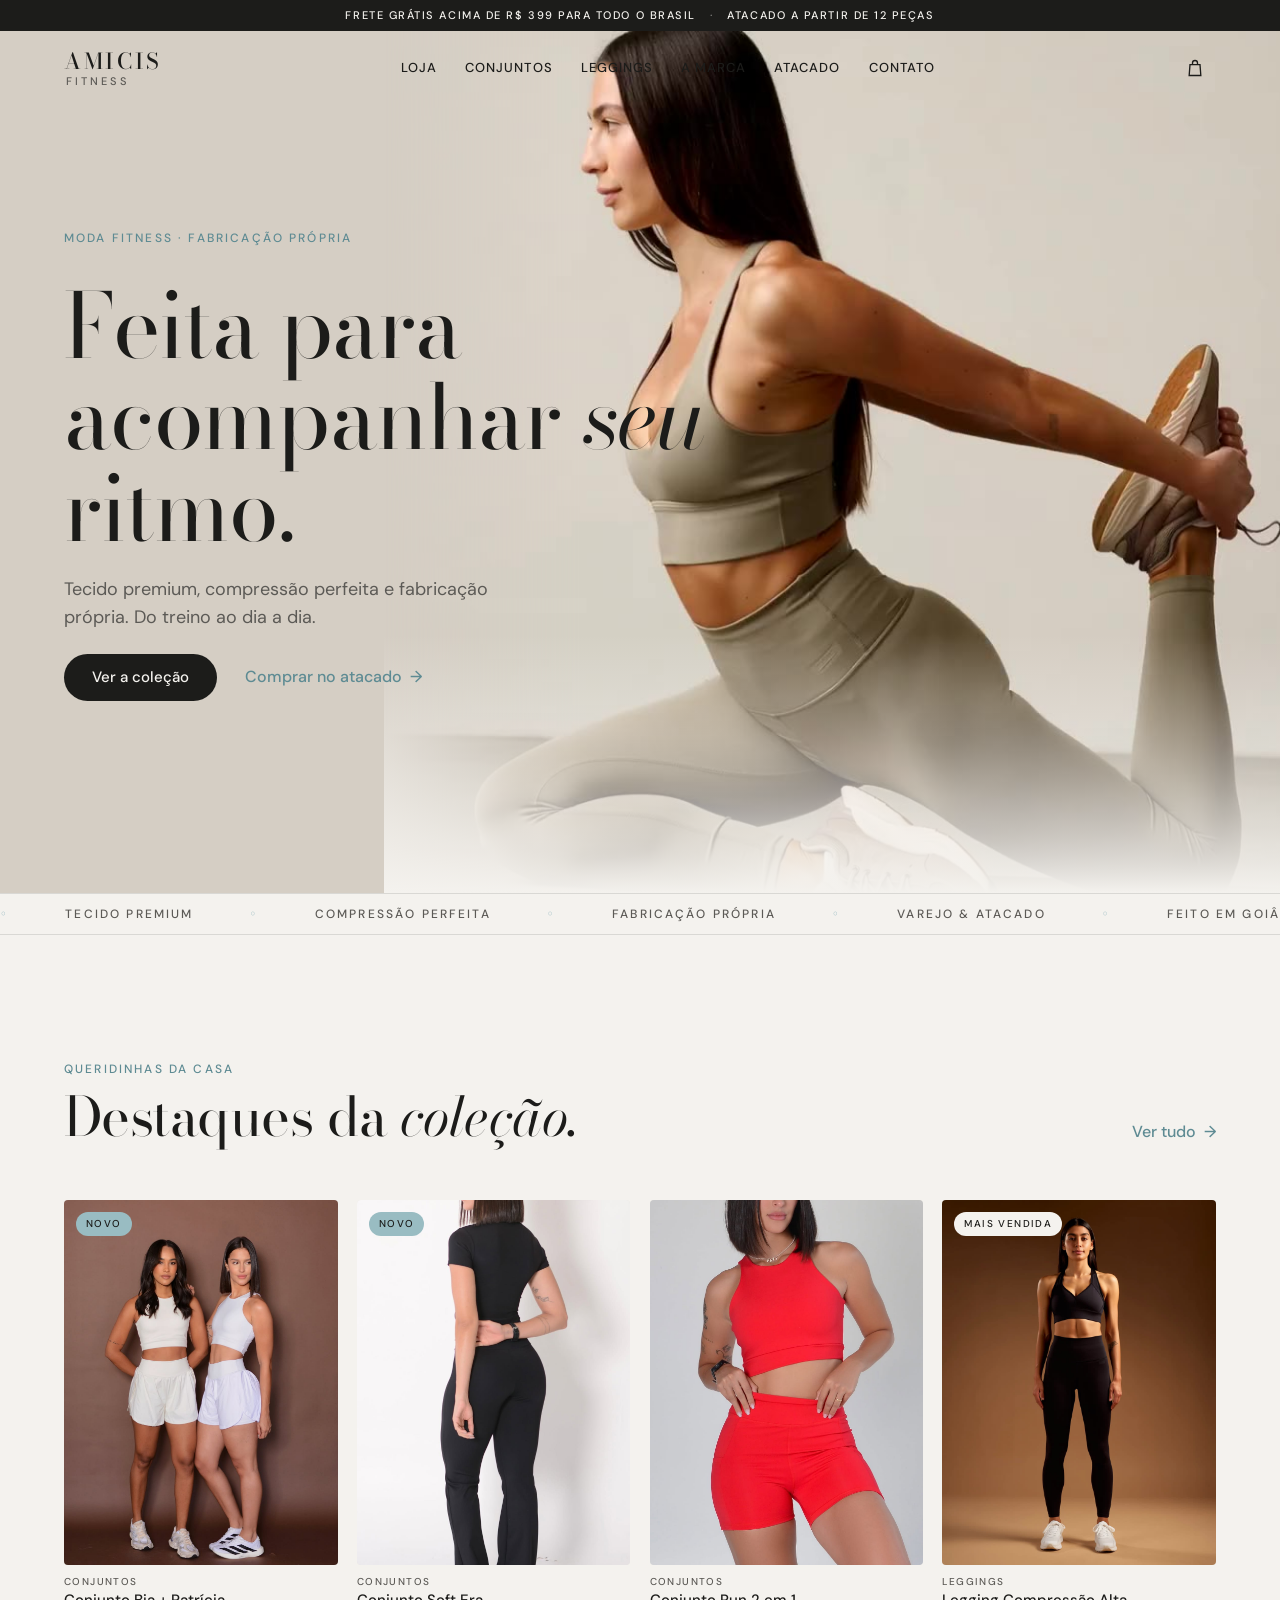
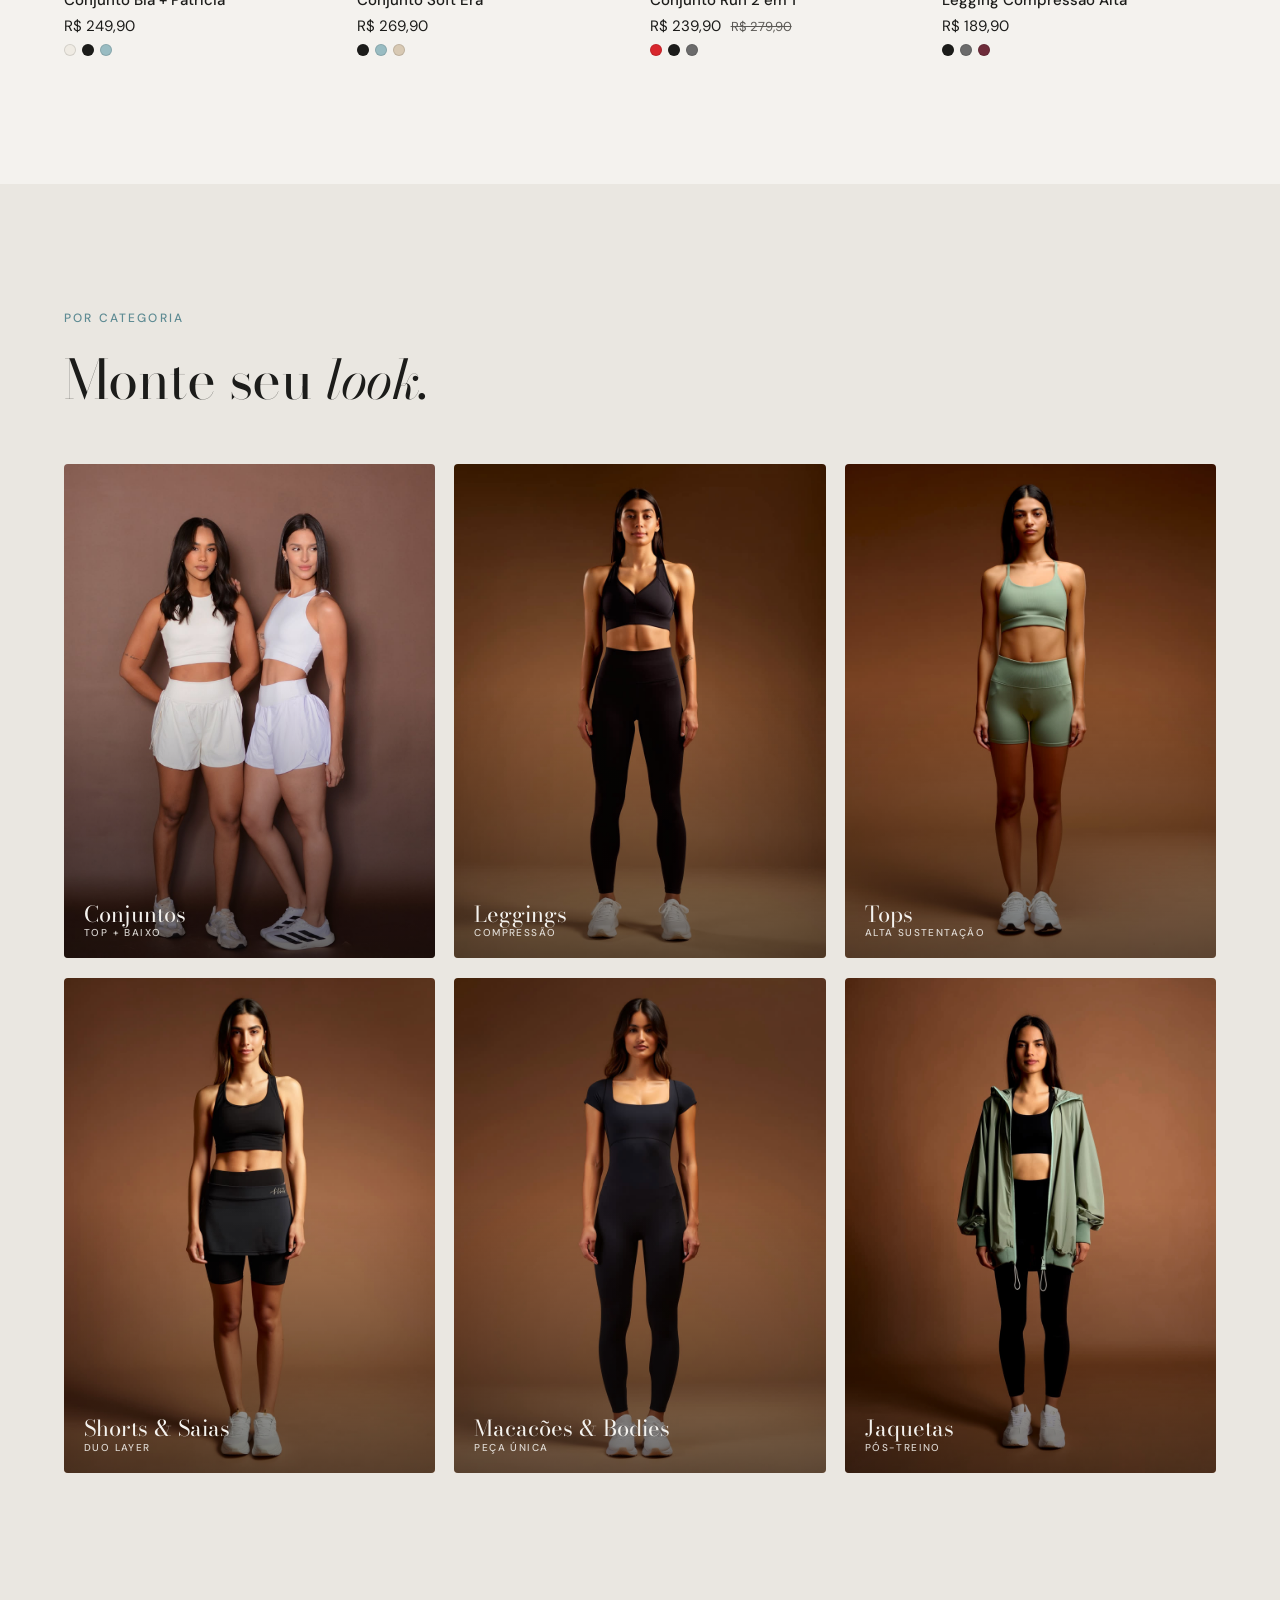
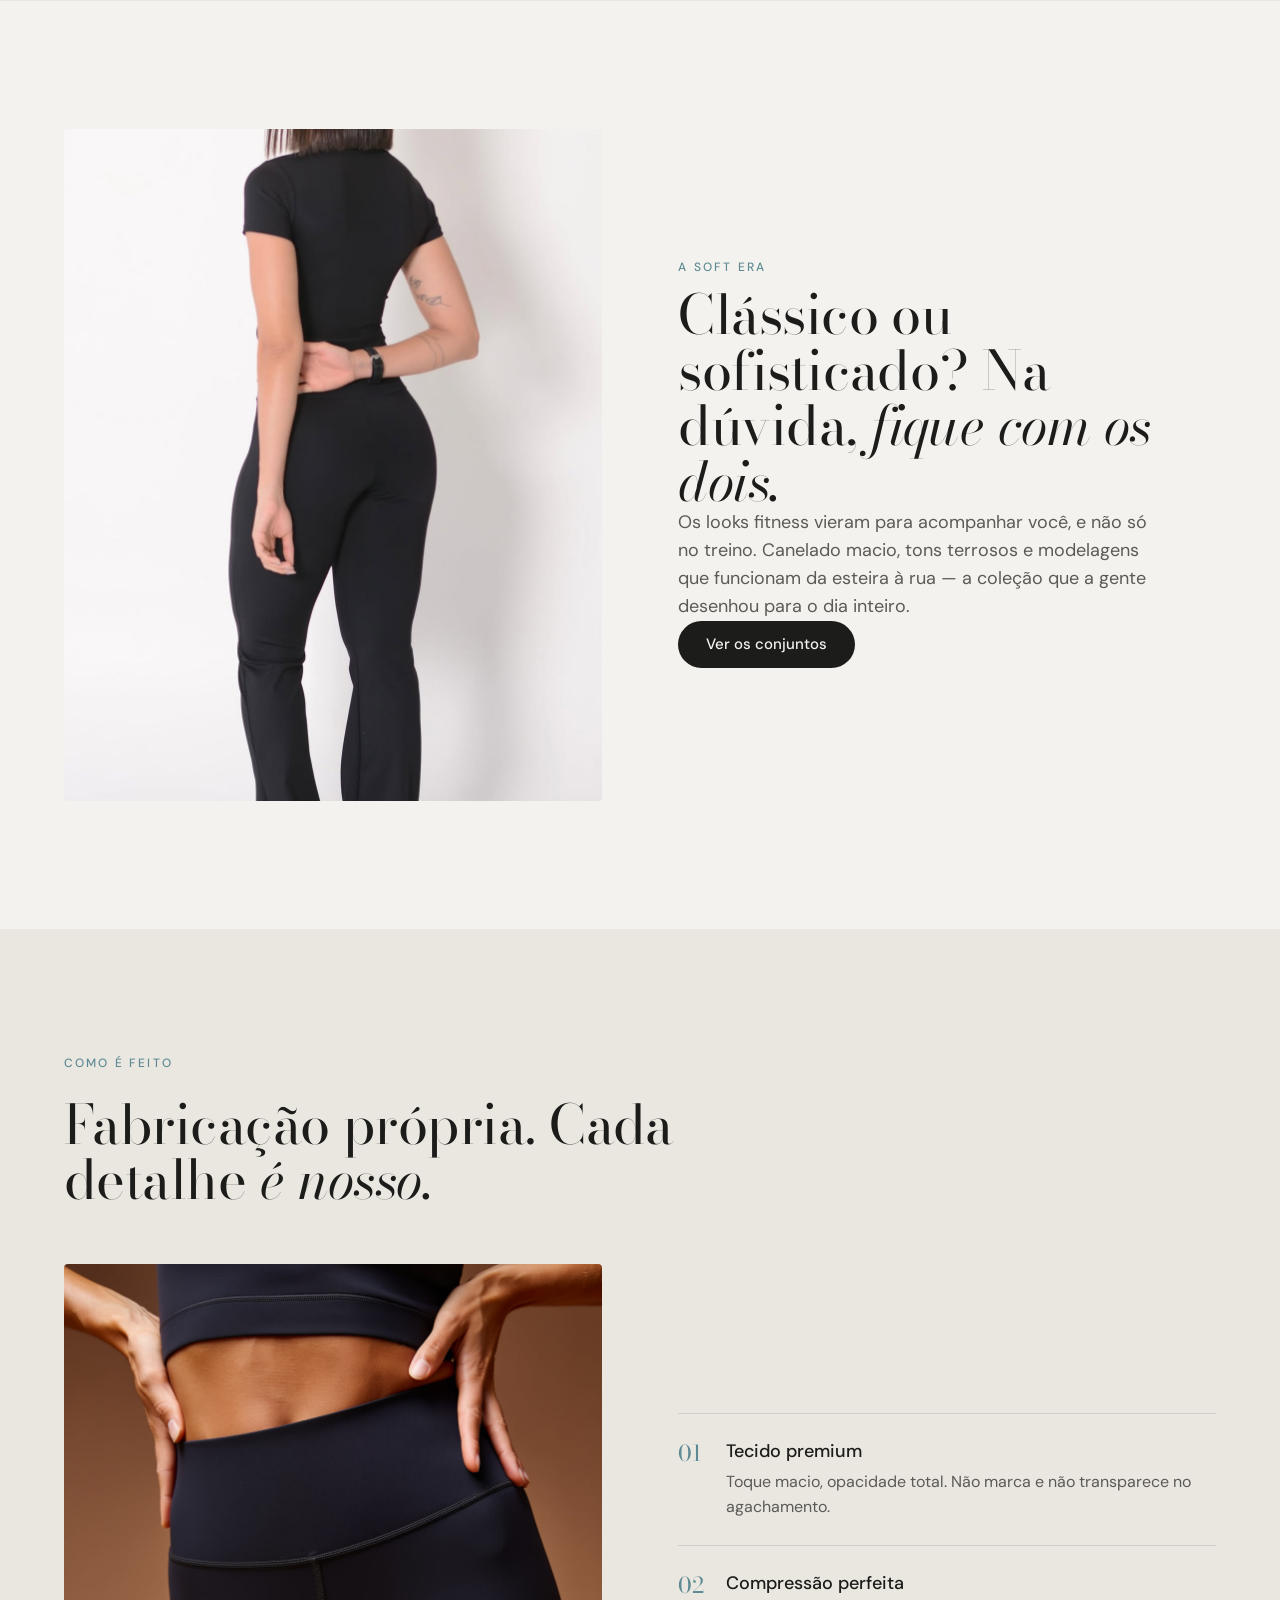
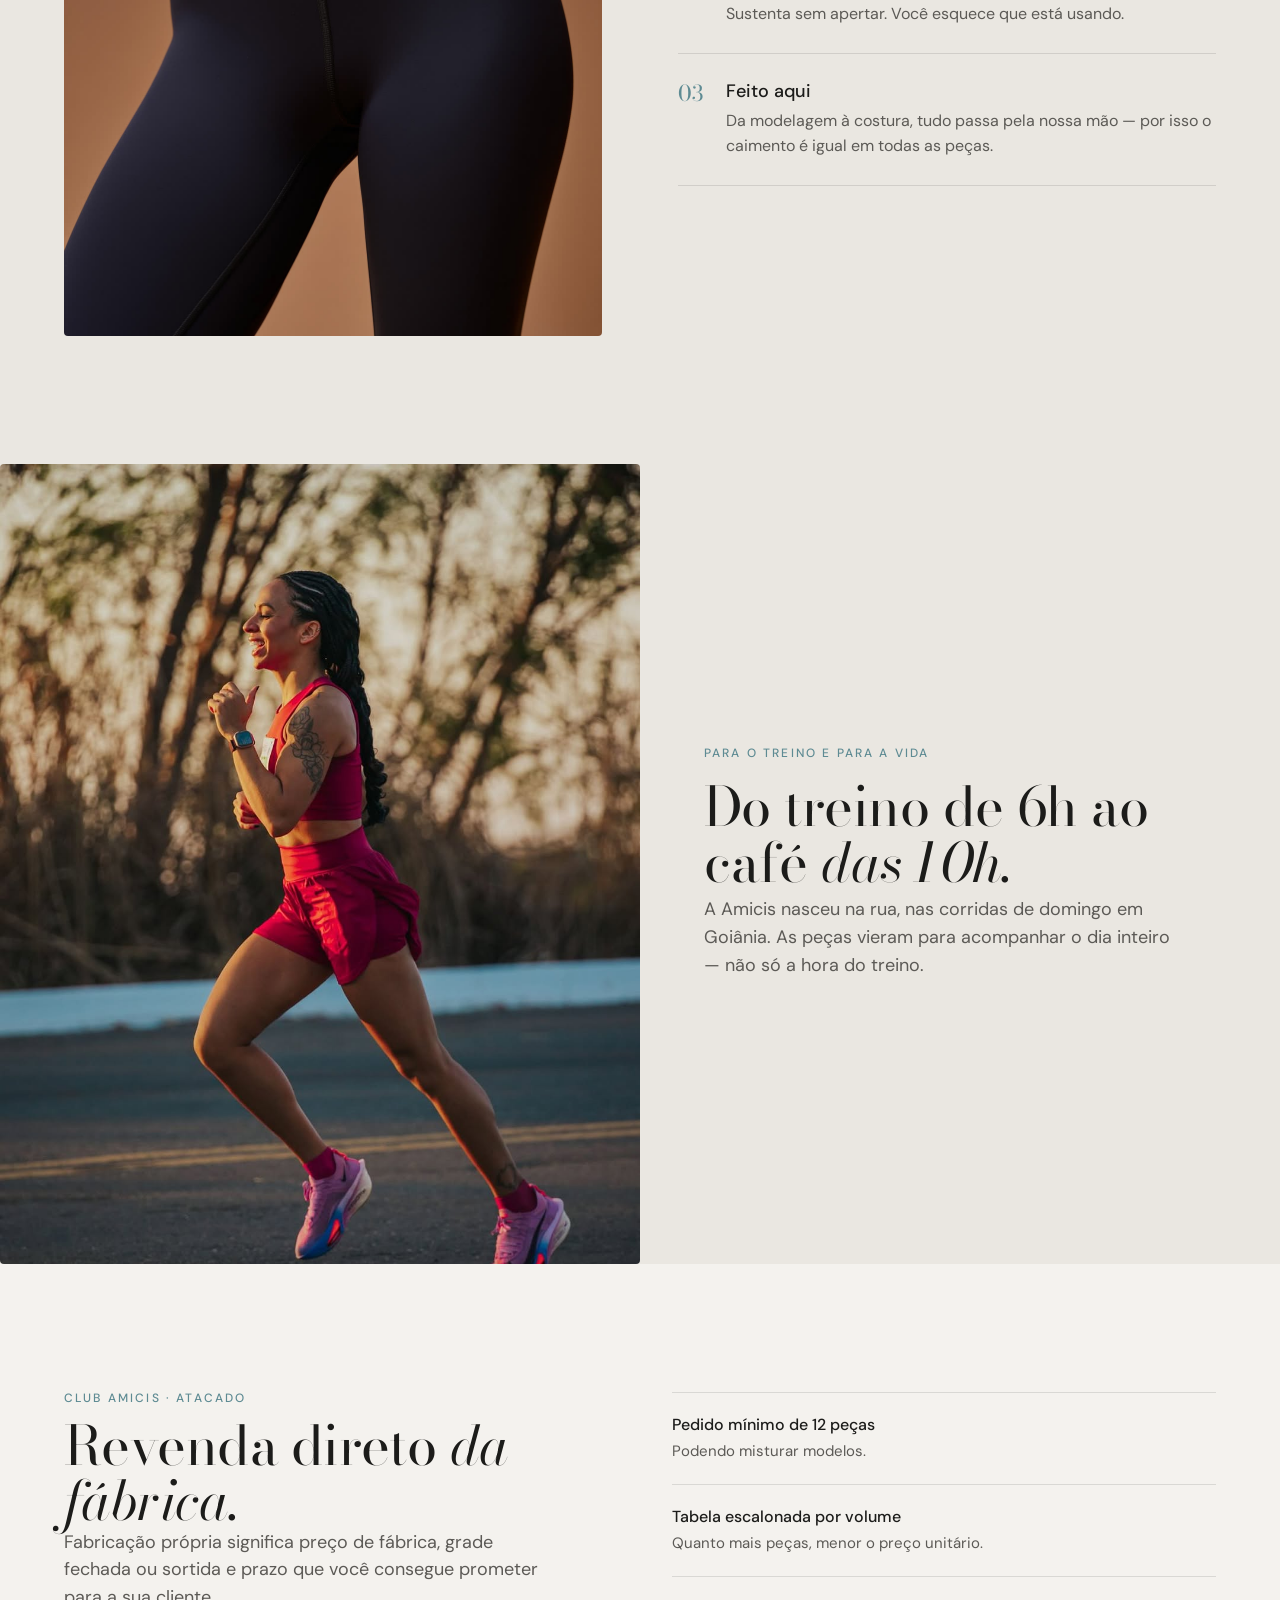
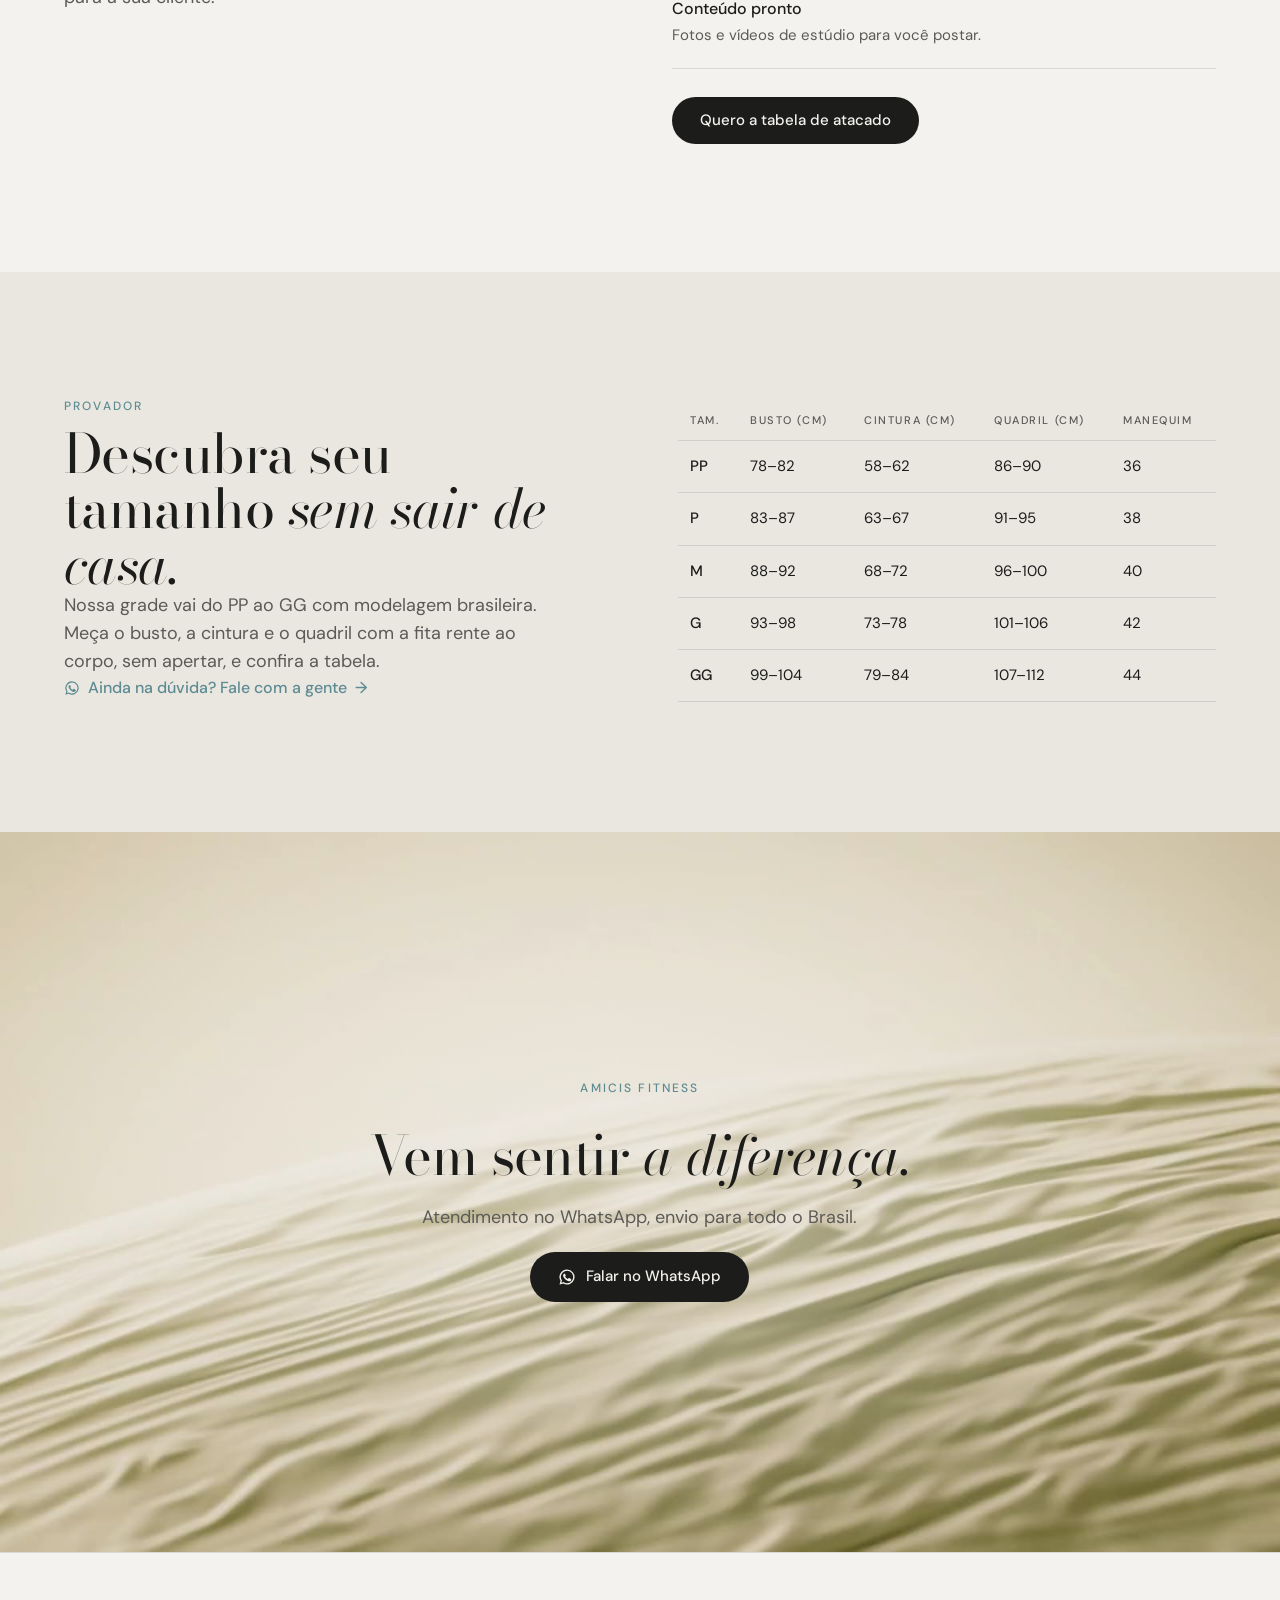
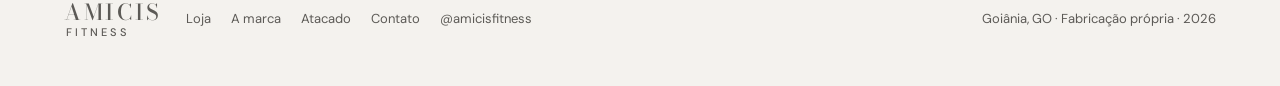
<file: amicis/index.html>
<!doctype html>
<html lang="pt-BR">
<head>
<meta charset="utf-8">
<meta name="viewport" content="width=device-width, initial-scale=1">
<meta name="robots" content="noindex, nofollow">
<title>Amicis Fitness — Moda fitness com fabricação própria | Goiânia</title>
<meta name="description" content="Conjuntos, leggings, tops e macacões com tecido premium e compressão perfeita, fabricação própria em Goiânia. Varejo e atacado.">
<meta property="og:title" content="Amicis Fitness — Feita para acompanhar seu ritmo">
<meta property="og:description" content="Tecido premium, compressão perfeita, fabricação própria. Do treino ao dia a dia.">
<meta property="og:image" content="assets/img/hero-poster.jpg">
<link rel="icon" href="assets/img/logo.jpg">
<link rel="preconnect" href="https://fonts.googleapis.com">
<link rel="preconnect" href="https://fonts.gstatic.com" crossorigin>
<link href="https://fonts.googleapis.com/css2?family=Bodoni+Moda:ital,opsz,wght@0,6..96,400;0,6..96,500;1,6..96,400&family=DM+Sans:wght@400;500;600&display=swap" rel="stylesheet">
<link rel="stylesheet" href="assets/site.css">
</head>
<body>
<div class="promo"><span>Frete grátis acima de R$ 399 para todo o Brasil</span><span>Atacado a partir de 12 peças</span></div>
<header class="hdr" id="hdr">
  <a class="mark" href="#/" aria-label="Amicis Fitness — início"><b>AMICIS</b><span>fitness</span></a>
  <nav class="nav"><a href="#/loja">Loja</a><a href="#/loja?cat=conjuntos">Conjuntos</a><a href="#/loja?cat=leggings">Leggings</a><a href="#/sobre">A marca</a><a href="#/atacado">Atacado</a><a href="#/contato">Contato</a></nav>
  <div class="hdr-r">
    <button class="icb" id="abrirSacola" aria-label="Abrir sacola"><svg viewBox="0 0 24 24"><path d="M6 8h12l1 13H5L6 8Z"/><path d="M9 8V6a3 3 0 0 1 6 0v2"/></svg><span id="sacola-n" hidden>0</span></button>
    <button class="icb" id="menuBtn" aria-label="Menu"><svg viewBox="0 0 24 24"><path d="M4 7h16M4 12h16M4 17h16"/></svg></button>
  </div>
</header>

<main id="app"></main>

<footer>
  <a class="mark" href="#/" aria-label="Amicis Fitness"><b>AMICIS</b><span>fitness</span></a>
  <nav><a href="#/loja">Loja</a><a href="#/sobre">A marca</a><a href="#/atacado">Atacado</a><a href="#/contato">Contato</a><a href="https://www.instagram.com/amicisfitness/" target="_blank" rel="noopener">@amicisfitness</a></nav>
  <span>Goiânia, GO · Fabricação própria · 2026</span>
</footer>

<div id="veu"></div>
<aside id="sacola" aria-label="Sacola">
  <div class="sk-h"><b>Sua sacola</b><button class="icb" id="fecharSacola" aria-label="Fechar sacola"><svg viewBox="0 0 24 24"><path d="M6 6l12 12M18 6L6 18"/></svg></button></div>
  <div id="sacola-itens"></div>
  <div class="sk-f"><div id="frete"></div><div class="sub"><span>Subtotal</span><b id="sacola-sub">R$ 0,00</b></div>
    <button class="btn" id="checkout" disabled>Finalizar no WhatsApp</button><small class="nota">Pagamento online em breve. O pedido vai pronto para a conversa da loja.</small></div>
</aside>
<div id="toast" role="status"></div>

<script src="assets/products.js"></script>
<script src="assets/app.js"></script>
</body>
</html>
</file>
<file: amicis/assets/site.css>
:root{
  --bg:#F4F2EE; --bg-2:#EAE7E1; --ink:#1C1C1A; --ink-2:#5C5A56;
  --sage:#99BCC2; --sage-ink:#5E8B93; --warm:#B0A8A8; --brown:#89675E; --cream:#E2E4DF;
  --hero-bg:#D5CEC4; --cta-bg:#C6BC9F; --line:rgba(28,28,26,.12);
  --pad:clamp(20px,5vw,72px); --sec:clamp(64px,10vw,140px); --max:1280px;
  --display:"Bodoni Moda",Didot,"Times New Roman",serif; --text:"DM Sans",system-ui,-apple-system,sans-serif;
}
*{box-sizing:border-box;margin:0;padding:0}
html{scroll-behavior:smooth}
body{background:var(--bg);color:var(--ink);font:400 1rem/1.55 var(--text);-webkit-font-smoothing:antialiased;overflow-x:hidden}
img,video{display:block;max-width:100%;height:auto}
video::-webkit-media-controls,video::-webkit-media-controls-start-playback-button,video::-webkit-media-controls-panel{display:none!important;-webkit-appearance:none}
a{color:inherit;text-decoration:none}
button{font:inherit;color:inherit;background:none;border:0;cursor:pointer}
.wrap{max-width:var(--max);margin:0 auto;padding-inline:var(--pad)}
.eyebrow{font:500 .75rem/1 var(--text);letter-spacing:.18em;text-transform:uppercase;color:var(--sage-ink);margin-bottom:14px}
h1,h2,.h2,h3.h3{font-family:var(--display);font-weight:400;line-height:1.02;letter-spacing:-.01em}
h1{font-size:clamp(2.6rem,7vw,5.6rem)}
h2,.h2{font-size:clamp(2rem,4.5vw,3.4rem)}
.h3{font-size:clamp(1.5rem,3vw,2.1rem)}
h1 em,h2 em,.h2 em{font-style:italic}
.lead{font-size:1.125rem;color:var(--ink-2);max-width:40ch}
.btn{display:inline-flex;align-items:center;justify-content:center;gap:10px;background:var(--ink);color:var(--bg);font:500 .9375rem/1 var(--text);padding:16px 28px;border-radius:999px;transition:background .25s ease,transform .2s ease}
.btn:hover{background:var(--sage-ink)}
.btn:active{transform:scale(.98)}
.btn svg{width:18px;height:18px;fill:currentColor}
.btn.ghost{background:transparent;color:var(--ink);box-shadow:inset 0 0 0 1px var(--ink)}
.btn.ghost:hover{background:var(--ink);color:var(--bg)}
.btn:disabled{opacity:.4;cursor:not-allowed}
.link{color:var(--sage-ink);font-weight:500;display:inline-flex;align-items:center;gap:8px}
.link::after{content:"→"}
.link svg{width:16px;height:16px;fill:currentColor}
.rv.pre{opacity:0;transform:translateY(16px);transition:opacity .7s ease,transform .7s ease}
.rv.pre.in{opacity:1;transform:none}
@media (prefers-reduced-motion:reduce){.rv.pre{opacity:1;transform:none;transition:none}html{scroll-behavior:auto}.marquee div{animation:none}}

/* promo + header */
.promo{background:var(--ink);color:var(--bg);font:500 .6875rem/1 var(--text);letter-spacing:.14em;text-transform:uppercase;text-align:center;padding:10px var(--pad)}
.promo span+span::before{content:"·";margin:0 14px;opacity:.5}
.hdr{position:sticky;top:0;z-index:20;display:flex;align-items:center;justify-content:space-between;gap:24px;padding:16px var(--pad);background:rgba(244,242,238,.92);backdrop-filter:blur(10px);border-bottom:1px solid transparent;transition:border-color .3s}
.hdr.on{border-color:var(--line)}
body.home .hdr{background:transparent;backdrop-filter:none;margin-bottom:-75px}
body.home .hdr.on{background:rgba(244,242,238,.92);backdrop-filter:blur(10px)}
.mark{display:flex;flex-direction:column;line-height:1}
.mark b{font:500 1.375rem/1 var(--display);letter-spacing:.12em}
.mark span{font:500 .6875rem/1 var(--text);letter-spacing:.28em;text-transform:uppercase;color:var(--ink-2);margin-top:4px;padding-left:2px}
.nav{display:flex;gap:28px;font:500 .8125rem/1 var(--text);letter-spacing:.08em;text-transform:uppercase}
.nav a{padding:6px 0;border-bottom:1px solid transparent}
.nav a:hover{border-color:var(--ink)}
.hdr-r{display:flex;align-items:center;gap:8px}
.icb{position:relative;width:42px;height:42px;display:grid;place-items:center;border-radius:999px}
.icb:hover{background:var(--bg-2)}
.icb svg{width:20px;height:20px;fill:none;stroke:currentColor;stroke-width:1.6}
#sacola-n{position:absolute;top:4px;right:2px;min-width:18px;height:18px;padding:0 5px;border-radius:999px;background:var(--sage-ink);color:#fff;font:600 .6875rem/18px var(--text);text-align:center}
#menuBtn{display:none}
@media (max-width:640px){
  .hero{min-height:100svh}
  table{font-size:.8125rem}
  th,td{padding:12px 6px}
  thead th{font-size:.5625rem;letter-spacing:.08em}
  #provador th:nth-child(5),#provador td:nth-child(5){display:none}
  .chip{padding:12px 14px}
  .tam{min-width:44px;height:44px}
  .cor{width:40px;height:40px}
  .cat b{font-size:1.125rem}
  .cat span{padding:14px}
  .sec-head.row{grid-template-columns:1fr;align-items:start}
  .pdp .grid{grid-template-columns:repeat(2,1fr)}
  .acts{position:sticky;bottom:0;background:var(--bg);padding:12px 0;z-index:5;border-top:1px solid var(--line);margin-inline:calc(-1*var(--pad));padding-inline:var(--pad)}
  footer{padding:36px var(--pad)}
}
@media (max-width:900px){
  .nav{display:none}
  body.menu .nav{display:flex;flex-direction:column;position:fixed;inset:0;background:var(--bg);padding:120px var(--pad);gap:8px;font-size:1.75rem;font-family:var(--display);text-transform:none;letter-spacing:0;z-index:15}
  body.menu .hdr{backdrop-filter:none;-webkit-backdrop-filter:none;background:var(--bg)}
  body.menu{overflow:hidden}
  body.menu .nav a{border:0;padding:10px 0;border-bottom:1px solid var(--line)}
  #menuBtn{display:grid}
  body.home .promo{display:none}
}

/* hero */
.hero{position:relative;min-height:calc(100svh - 38px);display:grid;align-items:end;overflow:hidden;background:var(--hero-bg)}
.hero-media{position:absolute;inset:0}
.hero-media img,.hero-media video{width:100%;height:100%;object-fit:cover;object-position:40% 50%}
.hero-media video{display:none}
.hero-media.has-video video{display:block}
.hero-media.has-video img{display:none}
.hero-media::after{content:"";position:absolute;inset:0;background:linear-gradient(180deg,rgba(213,206,196,.1) 0%,rgba(213,206,196,.6) 48%,var(--hero-bg) 82%,var(--bg) 100%)}
.hero .wrap{position:relative;width:100%;padding-block:clamp(120px,18vh,180px) clamp(56px,9vw,96px);max-width:none}
.hero .wrap>*{max-width:var(--max);margin-inline:auto;width:100%}
.hero-copy{display:grid;gap:22px;max-width:min(100%,560px)}
.hero h1{max-width:12ch}
.hero .cta{display:flex;flex-wrap:wrap;align-items:center;gap:18px 28px}
@media (min-width:900px){
  .hero{align-items:center}
  .hero-media{left:30%}
  .hero-media img,.hero-media video{object-position:50% 50%;-webkit-mask-image:linear-gradient(90deg,transparent 0,#000 22%);mask-image:linear-gradient(90deg,transparent 0,#000 22%)}
  .hero-media::after{background:linear-gradient(180deg,rgba(244,242,238,0) 70%,var(--bg) 100%)}
  .hero .wrap{padding-block:clamp(120px,18vh,180px) clamp(96px,12vw,160px)}
}
.marquee{overflow:hidden;border-block:1px solid var(--line);padding:14px 0;font:500 .75rem/1 var(--text);letter-spacing:.18em;text-transform:uppercase;color:var(--ink-2)}
.marquee div{display:flex;gap:56px;width:max-content;animation:mq 40s linear infinite}
.marquee span{white-space:nowrap}
.marquee span::before{content:"◦";margin-right:56px;color:var(--sage)}
@keyframes mq{to{transform:translateX(-33.333%)}}

/* sections */
section.sec{padding-block:var(--sec)}
section.pg{padding-top:clamp(28px,4vw,48px)}
.band{background:var(--bg-2)}
.sec-head{display:grid;gap:14px;max-width:640px;margin-bottom:clamp(32px,5vw,56px)}
.sec-head.row{max-width:none;grid-template-columns:1fr auto;align-items:end}
.split{display:grid;gap:clamp(32px,6vw,96px);align-items:center}
@media (min-width:900px){.split{grid-template-columns:1fr 1fr}}
.split img{width:100%;aspect-ratio:4/5;object-fit:cover;border-radius:4px}
.edit{padding-block:var(--sec)}
.crumbs{display:flex;flex-wrap:wrap;gap:10px;font:500 .6875rem/1 var(--text);letter-spacing:.14em;text-transform:uppercase;color:var(--ink-2);margin-bottom:clamp(24px,4vw,40px)}
.crumbs a+*::before,.crumbs span::before{content:"/";margin-right:10px;opacity:.5}
.crumbs a:hover{color:var(--ink)}

/* cards */
.grid{display:grid;gap:clamp(14px,2vw,28px) clamp(10px,1.5vw,20px);grid-template-columns:repeat(2,1fr)}
@media (min-width:768px){.grid{grid-template-columns:repeat(3,1fr)}}
@media (min-width:1100px){.grid{grid-template-columns:repeat(4,1fr)}}
.pdp .grid,.sec .grid.rel{grid-template-columns:repeat(3,1fr)}
.card{display:grid;gap:12px}
.card-m{position:relative;aspect-ratio:3/4;overflow:hidden;border-radius:4px;background:var(--bg-2)}
.card-m img{position:absolute;inset:0;width:100%;height:100%;object-fit:cover;transition:transform .8s ease,opacity .5s ease}
.card-m img.alt{opacity:0}
.card:hover .card-m img{transform:scale(1.03)}
.card:hover .card-m img.alt{opacity:1}
.tag{position:absolute;z-index:1;top:12px;left:12px;background:var(--bg);color:var(--ink);font:500 .625rem/1 var(--text);letter-spacing:.14em;text-transform:uppercase;padding:7px 10px;border-radius:999px}
.tag-sage{background:var(--sage);color:var(--ink)}
.card-b{display:grid;gap:4px}
.card-c{font:500 .625rem/1 var(--text);letter-spacing:.14em;text-transform:uppercase;color:var(--ink-2)}
.card-n{font:500 .9375rem/1.3 var(--text)}
.card-p{font-size:.9375rem}
.card-p s{color:var(--ink-2);margin-left:6px;font-size:.8125rem}
.card-s{display:flex;gap:6px;margin-top:2px}
.sw{width:12px;height:12px;border-radius:999px;box-shadow:inset 0 0 0 1px rgba(0,0,0,.12)}

/* categorias */
.cats{display:grid;gap:clamp(10px,1.5vw,20px);grid-template-columns:repeat(2,1fr)}
@media (min-width:768px){.cats{grid-template-columns:repeat(3,1fr)}}
.cat{position:relative;aspect-ratio:3/4;overflow:hidden;border-radius:4px;display:grid;align-items:end;color:var(--bg)}
.cat img{position:absolute;inset:0;width:100%;height:100%;object-fit:cover;transition:transform .8s ease}
.cat:hover img{transform:scale(1.04)}
.cat::after{content:"";position:absolute;inset:0;background:linear-gradient(180deg,rgba(0,0,0,0) 45%,rgba(0,0,0,.55))}
.cat span{position:relative;z-index:1;padding:20px;display:grid;gap:2px}
.cat b{font:400 1.375rem/1.1 var(--display)}
.cat small{font:500 .625rem/1 var(--text);letter-spacing:.14em;text-transform:uppercase;opacity:.85}

/* steps, list, table */
.steps{display:grid}
.steps>div{display:grid;grid-template-columns:auto 1fr;gap:20px;padding-block:26px;border-top:1px solid var(--line)}
.steps>div:last-child{border-bottom:1px solid var(--line)}
.steps .n{font:400 1.375rem/1 var(--display);color:var(--sage-ink);padding-top:2px;min-width:2ch}
.steps h3{font:500 1.125rem/1.3 var(--text);margin-bottom:6px}
.steps p{color:var(--ink-2)}
.list{display:grid}
.list>div{padding-block:20px;border-top:1px solid var(--line);display:grid;gap:3px}
.list>div:last-child{border-bottom:1px solid var(--line)}
.list b{font-weight:500}
.list span{color:var(--ink-2);font-size:.9375rem}
.list a:hover{color:var(--sage-ink)}
.ata{display:grid;gap:clamp(28px,5vw,72px)}
@media (min-width:900px){.ata{grid-template-columns:1fr 1fr;align-items:start}}
.tbl{overflow-x:auto}
table{width:100%;border-collapse:collapse;font-size:.9375rem}
th,td{text-align:left;padding:14px 12px;border-top:1px solid var(--line)}
thead th{font:500 .6875rem/1 var(--text);letter-spacing:.14em;text-transform:uppercase;color:var(--ink-2);border-top:0}
tbody th{font-weight:500}
tbody tr:last-child td,tbody tr:last-child th{border-bottom:1px solid var(--line)}
.nota{font-size:.8125rem;color:var(--ink-2)}
.nota.demo{padding:10px 12px;background:var(--bg-2);border-radius:4px}

/* full-bleed lifestyle */
.full{position:relative;min-height:min(90svh,820px);display:grid;align-items:end;overflow:hidden;color:var(--bg)}
.full img{position:absolute;inset:0;width:100%;height:100%;object-fit:cover;object-position:50% 38%}
.full::after{content:"";position:absolute;inset:0;background:linear-gradient(180deg,rgba(0,0,0,0) 30%,rgba(0,0,0,.55) 100%)}
.full .wrap{position:relative;width:100%;padding-block:clamp(56px,9vw,96px)}
.full .lead{color:rgba(244,242,238,.85)}
.full .eyebrow{color:var(--sage)}
.full-copy{display:grid;gap:6px;max-width:560px}
@media (min-width:900px){.full{min-height:0;grid-template-columns:1fr 1fr;align-items:center;color:var(--ink);background:var(--bg-2)}.full img{position:relative;height:auto;aspect-ratio:4/5;max-height:820px;border-radius:4px}.full::after{display:none}.full .wrap{padding-block:var(--sec)}.full .lead{color:var(--ink-2)}.full .eyebrow{color:var(--sage-ink)}}

/* cta final */
.fin{position:relative;min-height:min(80svh,720px);display:grid;place-items:center;text-align:center;overflow:hidden;color:var(--ink);background:var(--cta-bg)}
.fin-media{position:absolute;inset:0}
.fin-media img,.fin-media video{width:100%;height:100%;object-fit:cover}
.fin-media video{display:none}
.fin-media.has-video video{display:block}.fin-media.has-video img{display:none}
.fin-media::after{content:"";position:absolute;inset:0;background:radial-gradient(60% 60% at 50% 45%,rgba(244,242,238,.55),rgba(244,242,238,0) 100%)}
.fin .wrap{position:relative;display:grid;gap:20px;justify-items:center;padding-block:var(--sec)}
.fin .lead{color:var(--ink-2)}

/* loja */
.filtros{display:flex;flex-wrap:wrap;justify-content:space-between;align-items:center;gap:16px;margin-bottom:clamp(24px,4vw,40px)}
.chips{display:flex;flex-wrap:wrap;gap:8px}
.chip{font:500 .6875rem/1 var(--text);letter-spacing:.12em;text-transform:uppercase;padding:10px 14px;border-radius:999px;box-shadow:inset 0 0 0 1px var(--line);transition:.2s}
.chip:hover{box-shadow:inset 0 0 0 1px var(--ink)}
.chip.on{background:var(--ink);color:var(--bg);box-shadow:none}
.ord{display:flex;align-items:center;gap:12px;font:500 .6875rem/1 var(--text);letter-spacing:.12em;text-transform:uppercase;color:var(--ink-2)}
.ord select{font:500 .8125rem var(--text);padding:10px 14px;border:1px solid var(--line);border-radius:999px;background:var(--bg);color:var(--ink)}

/* produto */
.pdp-g{display:grid;gap:clamp(28px,5vw,72px)}
@media (min-width:900px){.pdp-g{grid-template-columns:7fr 5fr;align-items:start}.gal{position:sticky;top:96px}}
.gal-main{aspect-ratio:3/4;overflow:hidden;border-radius:4px;background:var(--bg-2)}
.gal-main img{width:100%;height:100%;object-fit:cover}
.gal-t{display:flex;gap:10px;margin-top:10px}
.gal-t button{width:72px;aspect-ratio:3/4;overflow:hidden;border-radius:4px;opacity:.55;transition:.2s}
.gal-t button.on,.gal-t button:hover{opacity:1;box-shadow:0 0 0 1px var(--ink)}
.gal-t img{width:100%;height:100%;object-fit:cover}
.info{display:grid;gap:22px}
.info .h2{font-size:clamp(2rem,4vw,3rem)}
.preco{font-size:1.25rem;display:grid;gap:2px}
.preco s{color:var(--ink-2);font-size:1rem;margin-left:8px}
.preco small{font-size:.8125rem;color:var(--ink-2)}
.desc{color:var(--ink-2)}
.opt{display:grid;gap:10px}
.lbl{display:flex;justify-content:space-between;align-items:center;font:500 .6875rem/1 var(--text);letter-spacing:.14em;text-transform:uppercase;color:var(--ink-2)}
.lbl b{color:var(--ink);font-weight:500}
.lbl .link{text-transform:none;letter-spacing:0;font-size:.8125rem}
.cores{display:flex;gap:10px}
.cor{width:34px;height:34px;border-radius:999px;display:grid;place-items:center;box-shadow:inset 0 0 0 1px var(--line);transition:.2s}
.cor i{width:22px;height:22px;border-radius:999px;box-shadow:inset 0 0 0 1px rgba(0,0,0,.12)}
.cor.on{box-shadow:inset 0 0 0 1.5px var(--ink)}
.tams{display:flex;gap:8px}
.tam{min-width:48px;height:44px;padding:0 12px;border-radius:999px;box-shadow:inset 0 0 0 1px var(--line);font-weight:500;font-size:.875rem;transition:.2s}
.tam:hover{box-shadow:inset 0 0 0 1px var(--ink)}
.tam.on{background:var(--ink);color:var(--bg);box-shadow:none}
.qt{display:inline-flex;align-items:center;gap:4px;box-shadow:inset 0 0 0 1px var(--line);border-radius:999px}
.qt button{width:32px;height:32px;border-radius:999px;font-size:1.1rem}
.qt span{min-width:24px;text-align:center;font-weight:500;font-size:.9375rem}
.qt.big button{width:44px;height:44px}
.acts{display:grid;gap:10px}
@media (min-width:560px){.acts{grid-template-columns:1fr 1fr}}
.bene{list-style:none;display:flex;flex-wrap:wrap;gap:8px 20px;font:500 .6875rem/1.4 var(--text);letter-spacing:.12em;text-transform:uppercase;color:var(--ink-2);padding-block:6px}
.bene li::before{content:"✓";color:var(--sage-ink);margin-right:8px}
details{border-top:1px solid var(--line);padding:14px 0}
details:last-of-type{border-bottom:1px solid var(--line)}
summary{cursor:pointer;list-style:none;display:flex;justify-content:space-between;font:500 .8125rem/1 var(--text);letter-spacing:.12em;text-transform:uppercase}
summary::after{content:"+"}
details[open] summary::after{content:"−"}
details p{margin-top:12px;color:var(--ink-2);font-size:.9375rem}

/* forms */
.form{display:grid;gap:14px;padding:clamp(24px,3vw,40px);background:var(--bg-2);border-radius:4px}
.form label{display:grid;gap:6px;font:500 .6875rem/1 var(--text);letter-spacing:.14em;text-transform:uppercase;color:var(--ink-2)}
.form input,.form textarea{font:400 1rem var(--text);padding:12px 14px;border:1px solid var(--line);border-radius:4px;background:var(--bg);color:var(--ink)}
.form input:focus,.form textarea:focus{outline:0;border-color:var(--ink)}
.form .btn{justify-self:start;margin-top:6px}

/* sacola */
#veu{position:fixed;inset:0;background:rgba(28,28,26,.35);opacity:0;pointer-events:none;transition:opacity .3s;z-index:30}
#veu.on{opacity:1;pointer-events:auto}
#sacola{position:fixed;top:0;right:0;bottom:0;width:min(100%,420px);background:var(--bg);z-index:31;display:grid;grid-template-rows:auto 1fr auto;transform:translateX(100%);transition:transform .35s cubic-bezier(.2,.8,.2,1)}
#sacola.on{transform:none}
.sk-h{display:flex;justify-content:space-between;align-items:center;padding:20px var(--pad) 20px 24px;border-bottom:1px solid var(--line)}
.sk-h b{font:400 1.375rem/1 var(--display)}
#sacola-itens{overflow:auto;padding:8px 24px}
.si{display:grid;grid-template-columns:72px 1fr auto;gap:14px;padding:16px 0;border-bottom:1px solid var(--line)}
.si img{width:72px;height:96px;object-fit:cover;border-radius:4px}
.si-b{display:grid;gap:6px;align-content:start}
.si-b b{font-weight:500;font-size:.9375rem}
.si-b span{font-size:.8125rem;color:var(--ink-2)}
.si-p{display:grid;justify-items:end;align-content:space-between}
.si-p b{font-weight:500}
.rm{font-size:.75rem;color:var(--ink-2);text-decoration:underline}
.vazia{padding:48px 0;text-align:center;color:var(--ink-2);line-height:2}
.sk-f{padding:20px 24px;border-top:1px solid var(--line);display:grid;gap:14px}
.sub{display:flex;justify-content:space-between;font-size:1.125rem}
.sub b{font-weight:500}
.fb{height:3px;background:var(--line);border-radius:999px;overflow:hidden}
.fb span{display:block;height:100%;background:var(--sage-ink);transition:width .4s}
#frete small{display:block;margin-top:8px;font-size:.75rem;color:var(--ink-2)}
#toast{position:fixed;left:50%;bottom:28px;transform:translate(-50%,20px);background:var(--ink);color:var(--bg);padding:12px 18px;border-radius:999px;font-size:.875rem;opacity:0;transition:.3s;z-index:40;pointer-events:none;white-space:nowrap;max-width:calc(100vw - 40px)}
#toast.on{opacity:1;transform:translate(-50%,0)}

/* footer */
footer{padding:48px var(--pad);border-top:1px solid var(--line);display:grid;gap:24px;font-size:.8125rem;color:var(--ink-2)}
@media (min-width:768px){footer{grid-template-columns:auto 1fr auto;align-items:center}}
footer nav{display:flex;flex-wrap:wrap;gap:20px}
footer a:hover{color:var(--sage-ink)}

/* mobile — última palavra (vence regras acima de mesma especificidade) */
@media (max-width:640px){
  .pdp .grid{grid-template-columns:repeat(2,1fr)}
  .grid{grid-template-columns:repeat(2,1fr)}
}
</file>
